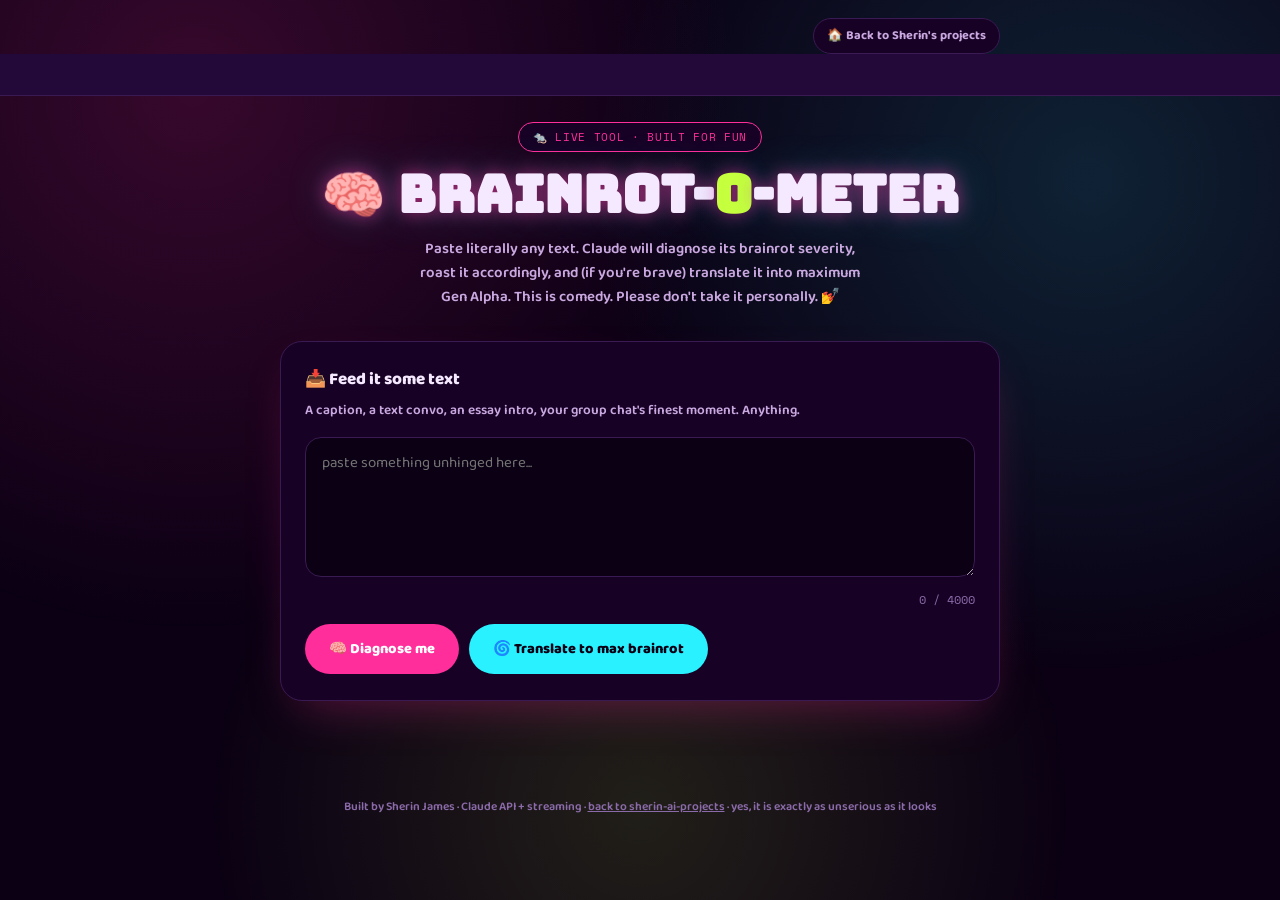
<file: brainrot-o-meter/index.html>
<!doctype html>
<html lang="en">
<head>
<meta charset="utf-8">
<meta name="viewport" content="width=device-width, initial-scale=1">
<title>Brainrot-O-Meter</title>
<meta name="description" content="Paste some text and get a completely unnecessary brainrot diagnosis: a score out of 100, a tier name, a roast, and a Gen Alpha translation. Built by Sherin James with the Claude API.">
<meta name="color-scheme" content="dark">
<link rel="preconnect" href="https://fonts.googleapis.com">
<link rel="preconnect" href="https://fonts.gstatic.com" crossorigin>
<link href="https://fonts.googleapis.com/css2?family=Bungee&family=Baloo+2:wght@500;600;700;800&family=Space+Mono:wght@400;700&display=swap" rel="stylesheet">
<link rel="stylesheet" href="style.css">
</head>
<body>

<header class="top">
  <span></span>
  <a class="home-link" href="../">🏠 Back to Sherin's projects</a>
</header>

<div class="marquee"><span>💀 SKIBIDI &nbsp;·&nbsp; NO CAP &nbsp;·&nbsp; RIZZ &nbsp;·&nbsp; GYATT &nbsp;·&nbsp; FANUM TAX &nbsp;·&nbsp; SIGMA &nbsp;·&nbsp; MEWING &nbsp;·&nbsp; OHIO &nbsp;·&nbsp; GOATED &nbsp;·&nbsp; BRAINROT LEVELS RISING &nbsp;·&nbsp; TOUCH GRASS ALERT &nbsp;·&nbsp; 💀 SKIBIDI &nbsp;·&nbsp; NO CAP &nbsp;·&nbsp; RIZZ &nbsp;·&nbsp; GYATT &nbsp;·&nbsp; FANUM TAX &nbsp;·&nbsp; SIGMA &nbsp;·&nbsp; MEWING &nbsp;·&nbsp; OHIO &nbsp;·&nbsp; GOATED &nbsp;</span></div>

<div class="wrap">
  <div class="hero">
    <span class="badge">🐀 live tool · built for fun</span>
    <h1 class="display">🧠 BRAINROT-<span class="hl">O</span>-METER</h1>
    <p>Paste literally any text. Claude will diagnose its brainrot severity, roast it accordingly, and (if you're brave) translate it into maximum Gen Alpha. This is comedy. Please don't take it personally. 💅</p>
  </div>

  <div class="card">
    <h2>📥 Feed it some text</h2>
    <p class="lede">A caption, a text convo, an essay intro, your group chat's finest moment. Anything.</p>
    <textarea id="textInput" maxlength="4000" placeholder="paste something unhinged here..."></textarea>
    <div class="count" id="charCount">0 / 4000</div>
    <div class="btn-row">
      <button class="btn btn-pink" id="diagnoseBtn">🧠 Diagnose me</button>
      <button class="btn btn-cyan" id="translateBtn">🌀 Translate to max brainrot</button>
    </div>
    <div class="loading" id="diagnoseLoading"><span class="spinner"></span> scanning ur brainrot levels...</div>
    <div class="error-banner" id="errorBanner"></div>

    <div class="result" id="resultBox">
      <div class="score-line">
        <div class="score-num" id="scoreNum">0<sub>/100</sub></div>
        <div class="tier" id="tierName"></div>
      </div>
      <div class="meter"><div class="marker" id="meterMarker" style="left:0%"></div></div>
      <div class="roast-box"><div class="box-label">the roast</div><div id="roastText"></div></div>
      <div class="tip-box"><div class="box-label">recovery tip</div><div id="tipText"></div></div>
    </div>

    <div id="translateWrap" style="display:none;">
      <div class="box-label" style="margin-top:18px;">max brainrot translation</div>
      <div class="translate-box" id="translateBox"></div>
      <div class="btn-row">
        <button class="btn btn-ghost btn-sm" id="copyTranslate">📋 Copy</button>
      </div>
    </div>
  </div>
</div>

<footer>Built by Sherin James · Claude API + streaming · <a href="../">back to sherin-ai-projects</a> · yes, it is exactly as unserious as it looks</footer>

<script src="script.js"></script>
</body>
</html>
</file>
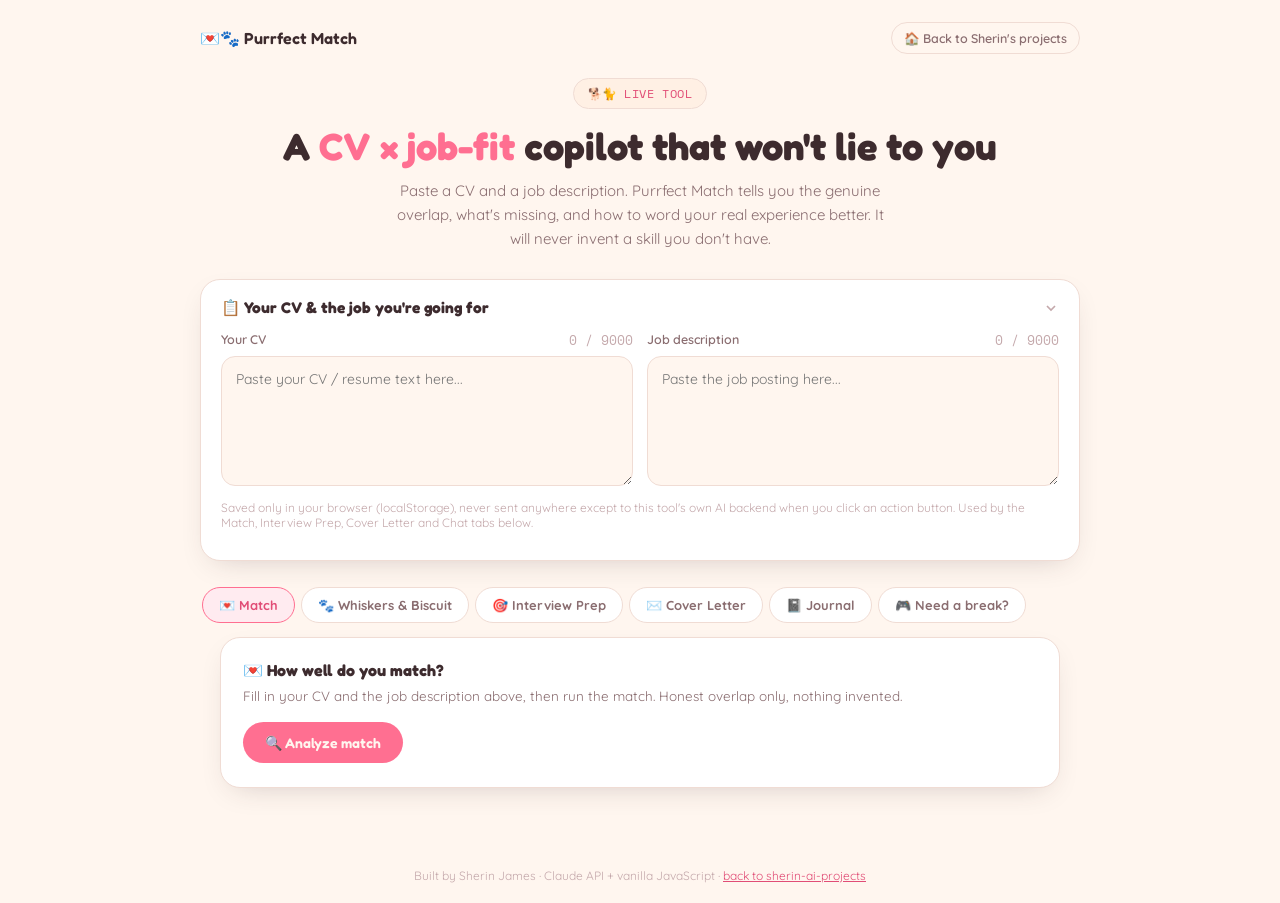
<file: purrfect-match/index.html>
<!doctype html>
<html lang="en">
<head>
<meta charset="utf-8">
<meta name="viewport" content="width=device-width, initial-scale=1">
<title>Purrfect Match · CV × Job Copilot</title>
<meta name="description" content="Purrfect Match: an honest CV-to-job-description matching copilot built by Sherin James, with an AI pep-talk companion, interview predictor, cover letter starter, job hunt journal, and two break-time games.">
<link rel="preconnect" href="https://fonts.googleapis.com">
<link rel="preconnect" href="https://fonts.gstatic.com" crossorigin>
<link href="https://fonts.googleapis.com/css2?family=Fredoka:wght@500;600;700&family=Quicksand:wght@500;600;700&family=Space+Mono:wght@400;700&display=swap" rel="stylesheet">
<link rel="stylesheet" href="style.css">
</head>
<body>

<header class="top">
  <span class="brand">💌🐾 Purrfect Match</span>
  <a class="home-link" href="../" >🏠 Back to Sherin's projects</a>
</header>

<div class="hero">
  <span class="eyebrow">🐕🐈 live tool</span>
  <h1>A <span>CV × job-fit</span> copilot that won't lie to you</h1>
  <p>Paste a CV and a job description. Purrfect Match tells you the genuine overlap, what's missing, and how to word your real experience better. It will never invent a skill you don't have.</p>
</div>

<div class="wrap">
  <div class="details-card" id="detailsCard">
    <div class="details-head" id="detailsToggle">
      <h2>📋 Your CV &amp; the job you're going for</h2>
      <svg class="details-chevron" width="16" height="16" viewBox="0 0 24 24" fill="none" stroke="currentColor" stroke-width="2.5"><path d="M6 9l6 6 6-6"/></svg>
    </div>
    <div class="details-body">
      <div class="field">
        <label>Your CV <span class="count" id="cvCount">0 / 9000</span></label>
        <textarea id="cvInput" placeholder="Paste your CV / resume text here..."></textarea>
      </div>
      <div class="field">
        <label>Job description <span class="count" id="jobCount">0 / 9000</span></label>
        <textarea id="jobInput" placeholder="Paste the job posting here..."></textarea>
      </div>
    </div>
    <p class="details-note">Saved only in your browser (localStorage), never sent anywhere except to this tool's own AI backend when you click an action button. Used by the Match, Interview Prep, Cover Letter and Chat tabs below.</p>
  </div>

  <nav class="tabs" id="tabNav">
    <button class="tab-btn active" data-tab="match">💌 Match</button>
    <button class="tab-btn" data-tab="chat">🐾 Whiskers &amp; Biscuit</button>
    <button class="tab-btn" data-tab="interview">🎯 Interview Prep</button>
    <button class="tab-btn" data-tab="cover">✉️ Cover Letter</button>
    <button class="tab-btn" data-tab="journal">📓 Journal</button>
    <button class="tab-btn" data-tab="games">🎮 Need a break?</button>
  </nav>

  <main>
    <!-- MATCH -->
    <section class="panel active" id="panel-match">
      <div class="card">
        <h3>💌 How well do you match?</h3>
        <p class="lede">Fill in your CV and the job description above, then run the match. Honest overlap only, nothing invented.</p>
        <button class="btn btn-primary" id="analyzeBtn">🔍 Analyze match</button>
        <div class="loading" id="analyzeLoading"><span class="spinner"></span> Comparing honestly...</div>
        <div class="error-banner" id="analyzeError"></div>
        <div id="analyzeResult"></div>
      </div>
    </section>

    <!-- CHAT -->
    <section class="panel" id="panel-chat">
      <div class="card">
        <h3>🐾 Whiskers &amp; Biscuit</h3>
        <p class="lede">Your AI companion for wording help, pep talks, and job-hunt questions. It can see your saved CV/job details above for context.</p>
        <div class="chat-window" id="chatWindow">
          <div class="msg bot">Hii, I'm Whiskers &amp; Biscuit 🐾 Ask me anything about your job hunt: wording a bullet point, calming pre-interview nerves, or just venting about application forms. What's up?</div>
        </div>
        <div class="error-banner" id="chatError"></div>
        <div class="chat-input-row">
          <input type="text" id="chatInput" placeholder="Type a message..." maxlength="2000">
          <button class="btn btn-primary" id="chatSend">Send</button>
        </div>
      </div>
    </section>

    <!-- INTERVIEW -->
    <section class="panel" id="panel-interview">
      <div class="card">
        <h3>🎯 Interview Predictor</h3>
        <p class="lede">Generates likely interview questions straight from the job description you saved above.</p>
        <button class="btn btn-primary" id="interviewBtn">🎯 Generate questions</button>
        <div class="loading" id="interviewLoading"><span class="spinner"></span> Reading between the lines of that job posting...</div>
        <div class="error-banner" id="interviewError"></div>
        <div id="interviewResult"></div>
      </div>
    </section>

    <!-- COVER LETTER -->
    <section class="panel" id="panel-cover">
      <div class="card">
        <h3>✉️ Cover Letter Starter</h3>
        <p class="lede">Drafts a starting point grounded only in the real experience in your CV, nothing made up and easy to personalise from there.</p>
        <button class="btn btn-primary" id="coverBtn">✉️ Draft cover letter</button>
        <div class="loading" id="coverLoading"><span class="spinner"></span> Drafting...</div>
        <div class="error-banner" id="coverError"></div>
        <div id="coverResult"></div>
      </div>
    </section>

    <!-- JOURNAL -->
    <section class="panel" id="panel-journal">
      <div class="card">
        <h3>📓 Job Hunt Journal</h3>
        <p class="lede">Private notes, kept only in this browser via localStorage. No AI, no server, no account needed.</p>
        <div class="journal-form">
          <input type="text" id="jCompany" placeholder="Company">
          <input type="text" id="jRole" placeholder="Role">
          <select id="jStatus">
            <option>Applied</option>
            <option>Interviewing</option>
            <option>Offer</option>
            <option>Rejected</option>
            <option>Ghosted</option>
          </select>
          <input type="date" id="jDate">
          <textarea id="jNotes" placeholder="Notes (optional): contact name, next step, how it felt..."></textarea>
        </div>
        <button class="btn btn-primary btn-sm" id="jAdd">+ Add entry</button>

        <div class="filter-row" id="jFilters">
          <button class="filter-pill active" data-status="all">All</button>
          <button class="filter-pill" data-status="Applied">Applied</button>
          <button class="filter-pill" data-status="Interviewing">Interviewing</button>
          <button class="filter-pill" data-status="Offer">Offer</button>
          <button class="filter-pill" data-status="Rejected">Rejected</button>
          <button class="filter-pill" data-status="Ghosted">Ghosted</button>
        </div>
        <div id="journalList"></div>
      </div>
    </section>

    <!-- GAMES -->
    <section class="panel" id="panel-games">
      <div class="card">
        <h3>🎮 Need a break?</h3>
        <p class="lede">Zero AI here. Just JavaScript, Canvas, and questionable amounts of procrastination.</p>
        <div class="game-tabs">
          <button class="tab-btn active" data-game="snake">🐍 Snake</button>
          <button class="tab-btn" data-game="flappy">🐦 Flappy Cat</button>
        </div>

        <div class="game-panel active" id="game-snake">
          <div class="game-hud"><span>Score: <b id="snakeScore">0</b></span><span id="snakeStatus">Press Start</span></div>
          <canvas id="snakeCanvas" width="360" height="360"></canvas>
          <div class="game-controls">
            <button class="btn btn-ghost btn-sm" id="snakeStart">▶ Start</button>
          </div>
        </div>

        <div class="game-panel" id="game-flappy">
          <div class="game-hud"><span>Score: <b id="flappyScore">0</b></span><span id="flappyStatus">Press Start</span></div>
          <canvas id="flappyCanvas" width="360" height="360"></canvas>
          <div class="game-controls">
            <button class="btn btn-ghost btn-sm" id="flappyStart">▶ Start / Flap</button>
          </div>
        </div>
      </div>
    </section>
  </main>
</div>

<footer>Built by Sherin James · Claude API + vanilla JavaScript · <a href="../">back to sherin-ai-projects</a></footer>

<script src="script.js"></script>
</body>
</html>
</file>
<file: brainrot-o-meter/style.css>
/* Deliberately single-theme: a chaotic "digital brainrot" look, on purpose,
   regardless of the viewer's light/dark preference, see artifact notes. */
:root{
  --bg:#0b0014; --surface:#170225; --surface-2:#22093a; --line:#3a1a52;
  --ink:#f5e9ff; --ink-soft:#c9a8e0; --ink-faint:#8a6aa8;
  --pink:#ff2e9b; --green:#c6ff3d; --cyan:#29f1ff; --yellow:#ffe45c;
  --shadow: 0 20px 50px -20px rgba(255,46,155,0.35);
}
*{box-sizing:border-box;}
html,body{background:var(--bg);}
body{margin:0; color:var(--ink); font-family:'Baloo 2',system-ui,sans-serif; overflow-x:hidden; position:relative; min-height:100vh;}
body::before{
  content:''; position:fixed; inset:0; z-index:0; pointer-events:none;
  background:
    radial-gradient(circle at 15% 10%, rgba(255,46,155,0.18), transparent 40%),
    radial-gradient(circle at 85% 20%, rgba(41,241,255,0.14), transparent 38%),
    radial-gradient(circle at 50% 90%, rgba(198,255,61,0.12), transparent 42%);
}
.display{font-family:'Bungee',system-ui,sans-serif;}
a{color:var(--cyan);}
.wrap{max-width:760px; margin:0 auto; padding:0 20px 70px; position:relative; z-index:1;}

.marquee{background:var(--surface-2); border-bottom:1px solid var(--line); overflow:hidden; white-space:nowrap; padding:8px 0; position:relative; z-index:1;}
.marquee span{display:inline-block; padding-left:100%; font-family:'Space Mono',monospace; font-size:12px; letter-spacing:.08em; color:var(--ink-faint); animation:scroll 22s linear infinite;}
@keyframes scroll{from{transform:translateX(0);} to{transform:translateX(-100%);}}

header.top{display:flex; align-items:center; justify-content:space-between; gap:12px; padding:18px 20px 0; max-width:760px; margin:0 auto; position:relative; z-index:1;}
.home-link{font-family:'Baloo 2',sans-serif; font-weight:700; font-size:12.5px; color:var(--ink-soft); text-decoration:none; display:flex; align-items:center; gap:5px; padding:7px 13px; border-radius:999px; border:1px solid var(--line); background:var(--surface);}
.home-link:hover{border-color:var(--cyan); color:var(--cyan);}

.hero{text-align:center; padding:26px 20px 10px;}
.hero .display{font-size:clamp(30px,7vw,52px); line-height:1.05; margin:0 0 14px; color:var(--ink); text-shadow: 0 0 18px rgba(255,46,155,0.55), 0 0 40px rgba(41,241,255,0.25);}
.hero .display .hl{color:var(--green);}
.hero p{color:var(--ink-soft); font-size:15px; line-height:1.6; max-width:52ch; margin:0 auto; font-weight:600;}
.badge{display:inline-flex; align-items:center; gap:6px; font-family:'Space Mono',monospace; font-size:11px; letter-spacing:.06em; text-transform:uppercase; background:var(--surface); border:1px solid var(--pink); color:var(--pink); padding:6px 14px; border-radius:999px; margin-bottom:16px;}

.card{background:var(--surface); border:1px solid var(--line); border-radius:22px; box-shadow:var(--shadow); padding:24px 24px 26px; margin-top:22px;}
.card h2{font-family:'Baloo 2',sans-serif; font-weight:800; font-size:17px; margin:0 0 6px; display:flex; align-items:center; gap:8px;}
.card p.lede{color:var(--ink-soft); font-size:13.5px; margin:0 0 16px; font-weight:600;}

textarea{width:100%; resize:vertical; min-height:140px; border-radius:16px; border:1px solid var(--line); background:var(--bg); color:var(--ink); padding:14px 16px; font-family:'Baloo 2',sans-serif; font-size:15px; line-height:1.55;}
textarea:focus{outline:2px solid var(--cyan); outline-offset:1px;}
.count{font-family:'Space Mono',monospace; font-size:11.5px; color:var(--ink-faint); text-align:right; margin-top:6px;}

.btn-row{display:flex; gap:10px; flex-wrap:wrap; margin-top:16px;}
.btn{display:inline-flex; align-items:center; gap:8px; font-family:'Baloo 2',sans-serif; font-weight:800; font-size:14.5px; border:none; border-radius:999px; padding:13px 24px; cursor:pointer; transition:transform .15s; color:#0b0014;}
.btn:active{transform:scale(.96);}
.btn:disabled{opacity:.5; cursor:progress;}
.btn-pink{background:var(--pink); color:#fff;}
.btn-green{background:var(--green);}
.btn-cyan{background:var(--cyan);}
.btn-ghost{background:transparent; color:var(--ink-soft); border:1px solid var(--line);}
.btn-ghost:hover{border-color:var(--cyan); color:var(--cyan);}
.btn-sm{padding:9px 16px; font-size:12.5px;}

.error-banner{background:rgba(255,46,155,0.12); border:1px solid var(--pink); color:#ffc2e3; border-radius:14px; padding:12px 16px; font-size:13.5px; margin-top:14px; display:none; font-weight:600;}
.error-banner.show{display:block;}
.loading{display:none; align-items:center; gap:10px; color:var(--ink-soft); font-size:13.5px; margin-top:14px; font-weight:700;}
.loading.show{display:flex;}
.spinner{width:16px; height:16px; border-radius:50%; border:2.5px solid var(--line); border-top-color:var(--pink); animation:spin .7s linear infinite;}
@keyframes spin{to{transform:rotate(360deg);}}

/* Result */
.result{margin-top:20px; display:none;}
.result.show{display:block; animation:pop .35s ease;}
@keyframes pop{from{opacity:0; transform:scale(.96);} to{opacity:1; transform:scale(1);}}
.score-line{display:flex; align-items:baseline; gap:14px; flex-wrap:wrap;}
.score-num{font-family:'Bungee',sans-serif; font-size:56px; color:var(--pink); text-shadow:0 0 20px rgba(255,46,155,0.5);}
.score-num sub{font-family:'Space Mono',monospace; font-size:16px; color:var(--ink-faint); font-weight:400;}
.tier{font-family:'Bungee',sans-serif; font-size:16px; color:var(--green); text-shadow:0 0 12px rgba(198,255,61,0.4);}
.meter{position:relative; height:16px; border-radius:999px; margin:16px 0 18px; background:linear-gradient(90deg, var(--cyan), var(--green) 35%, var(--yellow) 65%, var(--pink) 100%); overflow:visible;}
.meter .marker{position:absolute; top:-5px; width:6px; height:26px; background:#fff; border-radius:4px; box-shadow:0 0 10px rgba(255,255,255,0.8); transition:left .8s cubic-bezier(.2,.9,.3,1);}
.roast-box, .tip-box{border:1px dashed var(--line); border-radius:16px; padding:16px 18px; margin-top:14px; font-size:14.5px; line-height:1.6; font-weight:600;}
.roast-box{background:rgba(255,46,155,0.06);}
.tip-box{background:rgba(41,241,255,0.06);}
.box-label{font-family:'Space Mono',monospace; font-size:10.5px; text-transform:uppercase; letter-spacing:.06em; color:var(--ink-faint); margin-bottom:6px; font-weight:400;}

.translate-box{white-space:pre-wrap; font-size:15px; line-height:1.7; font-weight:600; border:1px solid var(--line); border-radius:16px; padding:18px 20px; margin-top:14px; min-height:60px; background:var(--bg);}
.cursor-blink{display:inline-block; width:8px; height:1em; background:var(--green); margin-left:2px; vertical-align:text-bottom; animation:blink 0.9s steps(1) infinite;}
@keyframes blink{50%{opacity:0;}}

footer{text-align:center; padding:26px 20px; color:var(--ink-faint); font-size:12px; font-weight:600; position:relative; z-index:1;}
footer a{color:var(--ink-faint); text-decoration:underline;}
</file>
<file: purrfect-match/style.css>
:root{
  --bg:#fff6ef; --surface:#ffffff; --surface-soft:#fff0e4;
  --ink:#3d2b2e; --ink-soft:#8a6d70; --ink-faint:#c4a8ab; --line:#f0dcd4;
  --accent:#ff6f91; --accent-deep:#e14d76;
  --accent-2:#3fb6cf; --accent-2-deep:#2a95ab;
  --accent-3:#ffbc42; --accent-3-deep:#d99a1f;
  --accent-4:#6fbf7a; --accent-4-deep:#4f9f5b;
  --accent-5:#9b8cf2; --accent-5-deep:#7c6ce0;
  --danger:#e2555a; --danger-deep:#c23e43;
  --shadow: 0 10px 30px -14px rgba(61,43,46,0.25);
}
@media (prefers-color-scheme: dark){
  :root:not([data-theme="light"]){
    --bg:#241923; --surface:#2f2130; --surface-soft:#392a3c;
    --ink:#fbecee; --ink-soft:#d9b7c0; --ink-faint:#8c6c76; --line:#4a3650;
    --accent:#ff8aa8; --accent-deep:#ffa9bf; --accent-2:#5fd3e8; --accent-2-deep:#86e0f0;
    --accent-3:#ffcf6b; --accent-3-deep:#ffdb8c; --accent-4:#8fd89a; --accent-4-deep:#a9e6b2;
    --accent-5:#b3a4f7; --accent-5-deep:#c7bcf9; --danger:#ff8f8f; --danger-deep:#ffabab;
    --shadow: 0 10px 30px -14px rgba(0,0,0,0.5);
  }
}
:root[data-theme="dark"]{
  --bg:#241923; --surface:#2f2130; --surface-soft:#392a3c;
  --ink:#fbecee; --ink-soft:#d9b7c0; --ink-faint:#8c6c76; --line:#4a3650;
  --accent:#ff8aa8; --accent-deep:#ffa9bf; --accent-2:#5fd3e8; --accent-2-deep:#86e0f0;
  --accent-3:#ffcf6b; --accent-3-deep:#ffdb8c; --accent-4:#8fd89a; --accent-4-deep:#a9e6b2;
  --accent-5:#b3a4f7; --accent-5-deep:#c7bcf9; --danger:#ff8f8f; --danger-deep:#ffabab;
  --shadow: 0 10px 30px -14px rgba(0,0,0,0.5);
}
*{box-sizing:border-box;}
body{margin:0; background:var(--bg); color:var(--ink); font-family:'Quicksand',system-ui,sans-serif; overflow-x:hidden;}
h1,h2,h3,.display{font-family:'Fredoka',system-ui,sans-serif;}
button{font-family:inherit;}
a{color:var(--accent-deep);}
.wrap{max-width:920px; margin:0 auto; padding:0 20px;}

header.top{padding:22px 20px 10px; display:flex; align-items:center; justify-content:space-between; gap:12px; max-width:920px; margin:0 auto;}
.brand{display:flex; align-items:center; gap:8px; font-family:'Fredoka',sans-serif; font-weight:600; font-size:16px; text-decoration:none; color:var(--ink);}
.home-link{font-family:'Quicksand',sans-serif; font-weight:600; font-size:12.5px; color:var(--ink-soft); text-decoration:none; display:flex; align-items:center; gap:5px; padding:7px 12px; border-radius:999px; border:1px solid var(--line);}
.home-link:hover{border-color:var(--accent-2); color:var(--accent-2-deep);}

.hero{max-width:920px; margin:0 auto; padding:14px 20px 6px; text-align:center;}
.eyebrow{display:inline-flex; align-items:center; gap:6px; font-family:'Space Mono',monospace; font-size:11.5px; letter-spacing:.05em; text-transform:uppercase; background:var(--surface-soft); border:1px solid var(--line); color:var(--accent-deep); padding:6px 14px; border-radius:999px; margin-bottom:14px;}
.hero h1{font-size:clamp(26px,5vw,38px); margin:0 0 10px;}
.hero h1 span{color:var(--accent);}
.hero p{color:var(--ink-soft); font-size:15px; line-height:1.6; max-width:56ch; margin:0 auto;}

.details-card{background:var(--surface); border:1px solid var(--line); border-radius:20px; box-shadow:var(--shadow); padding:18px 20px; margin:22px 0;}
.details-head{display:flex; align-items:center; justify-content:space-between; gap:10px; cursor:pointer;}
.details-head h2{font-size:15.5px; margin:0; display:flex; align-items:center; gap:8px;}
.details-chevron{transition:transform .2s; color:var(--ink-faint);}
.details-card.collapsed .details-chevron{transform:rotate(-90deg);}
.details-body{margin-top:14px; display:grid; grid-template-columns:1fr 1fr; gap:14px;}
.details-card.collapsed .details-body{display:none;}
@media (max-width:640px){ .details-body{grid-template-columns:1fr;} }
.field label{display:flex; justify-content:space-between; font-size:12.5px; font-weight:600; color:var(--ink-soft); margin-bottom:6px;}
.field .count{font-family:'Space Mono',monospace; font-weight:400; color:var(--ink-faint);}
textarea{width:100%; resize:vertical; min-height:130px; border-radius:14px; border:1px solid var(--line); background:var(--bg); color:var(--ink); padding:12px 14px; font-family:'Quicksand',sans-serif; font-size:14px; line-height:1.55;}
textarea:focus{outline:2px solid var(--accent-2); outline-offset:1px;}
.details-note{font-size:12px; color:var(--ink-faint); margin-top:10px;}

nav.tabs{display:flex; gap:6px; overflow-x:auto; padding:4px 2px 14px; scrollbar-width:none; max-width:920px; margin:0 auto;}
nav.tabs::-webkit-scrollbar{display:none;}
.tab-btn{flex:0 0 auto; display:flex; align-items:center; gap:6px; font-family:'Quicksand',sans-serif; font-weight:700; font-size:13px; background:var(--surface); border:1px solid var(--line); color:var(--ink-soft); padding:9px 16px; border-radius:999px; cursor:pointer; white-space:nowrap;}
.tab-btn:hover{border-color:var(--accent-2); color:var(--accent-2-deep);}
.tab-btn.active{border-color:var(--accent); color:var(--accent-deep); background:color-mix(in srgb, var(--accent) 14%, var(--surface));}

main{max-width:920px; margin:0 auto; padding:0 20px 60px;}
.panel{display:none;}
.panel.active{display:block; animation:fadeIn .25s ease;}
@keyframes fadeIn{from{opacity:0; transform:translateY(4px);} to{opacity:1; transform:translateY(0);}}

.card{background:var(--surface); border:1px solid var(--line); border-radius:20px; box-shadow:var(--shadow); padding:22px 22px 24px;}
.card + .card{margin-top:16px;}
.card h3{font-size:16px; margin:0 0 6px; display:flex; align-items:center; gap:8px;}
.card p.lede{color:var(--ink-soft); font-size:13.5px; margin:0 0 16px; line-height:1.5;}

.btn{display:inline-flex; align-items:center; gap:8px; font-family:'Fredoka',sans-serif; font-weight:600; font-size:14px; border:none; border-radius:999px; padding:12px 22px; cursor:pointer; transition:transform .15s;}
.btn:active{transform:scale(.97);}
.btn:disabled{opacity:.55; cursor:progress;}
.btn-primary{background:var(--accent); color:#fff6ef;}
.btn-primary:hover:not(:disabled){background:var(--accent-deep);}
.btn-ghost{background:var(--surface-soft); color:var(--ink); border:1px solid var(--line);}
.btn-ghost:hover{border-color:var(--accent-2); color:var(--accent-2-deep);}
.btn-sm{padding:8px 14px; font-size:12.5px;}

.error-banner{background:color-mix(in srgb, var(--danger) 14%, var(--surface)); border:1px solid var(--danger); color:var(--danger-deep); border-radius:14px; padding:12px 16px; font-size:13.5px; margin-top:14px; display:none;}
.error-banner.show{display:block;}

.loading{display:none; align-items:center; gap:10px; color:var(--ink-soft); font-size:13.5px; margin-top:14px;}
.loading.show{display:flex;}
.spinner{width:16px; height:16px; border-radius:50%; border:2.5px solid var(--line); border-top-color:var(--accent); animation:spin .7s linear infinite;}
@keyframes spin{to{transform:rotate(360deg);}}

/* Match results */
.score-row{display:flex; align-items:center; gap:20px; flex-wrap:wrap; margin:18px 0;}
.score-ring{position:relative; width:96px; height:96px; flex:0 0 auto;}
.score-ring svg{transform:rotate(-90deg);}
.score-ring .track{fill:none; stroke:var(--line); stroke-width:9;}
.score-ring .fill{fill:none; stroke:var(--accent); stroke-width:9; stroke-linecap:round; transition:stroke-dasharray .8s ease;}
.score-ring .num{position:absolute; inset:0; display:flex; align-items:center; justify-content:center; font-family:'Space Mono',monospace; font-weight:700; font-size:22px;}
.score-summary{flex:1; min-width:200px; font-size:14px; line-height:1.6; color:var(--ink-soft);}
.pill-group h4{font-size:12.5px; text-transform:uppercase; letter-spacing:.04em; color:var(--ink-faint); margin:18px 0 8px; font-family:'Space Mono',monospace; font-weight:400;}
.pill-list{display:flex; flex-wrap:wrap; gap:8px;}
.pill{font-size:12.5px; font-weight:600; padding:6px 12px; border-radius:999px;}
.pill.good{background:color-mix(in srgb, var(--accent-4) 20%, var(--surface)); color:var(--accent-4-deep); border:1px solid color-mix(in srgb, var(--accent-4) 40%, var(--surface));}
.pill.gap{background:color-mix(in srgb, var(--accent-3) 22%, var(--surface)); color:var(--accent-3-deep); border:1px solid color-mix(in srgb, var(--accent-3) 45%, var(--surface));}
.suggestion{border:1px solid var(--line); border-radius:14px; padding:14px 16px; margin-top:10px; background:var(--surface-soft);}
.suggestion .lbl{font-family:'Space Mono',monospace; font-size:10.5px; text-transform:uppercase; letter-spacing:.05em; color:var(--ink-faint); margin-bottom:4px;}
.suggestion .orig{color:var(--ink-soft); font-size:13px; text-decoration:line-through; opacity:.75; margin-bottom:8px;}
.suggestion .rewrite{font-size:13.5px; font-weight:600;}

/* Chat */
.chat-window{height:360px; overflow-y:auto; border:1px solid var(--line); border-radius:16px; background:var(--surface-soft); padding:14px; display:flex; flex-direction:column; gap:10px;}
.msg{max-width:78%; padding:10px 14px; border-radius:16px; font-size:13.5px; line-height:1.5; white-space:pre-wrap;}
.msg.user{align-self:flex-end; background:var(--accent); color:#fff6ef; border-bottom-right-radius:4px;}
.msg.bot{align-self:flex-start; background:var(--surface); border:1px solid var(--line); border-bottom-left-radius:4px;}
.chat-input-row{display:flex; gap:8px; margin-top:12px;}
.chat-input-row input{flex:1; border-radius:999px; border:1px solid var(--line); background:var(--surface); color:var(--ink); padding:11px 16px; font-family:inherit; font-size:14px;}
.chat-input-row input:focus{outline:2px solid var(--accent-2);}

/* Interview questions */
.q-item{border:1px solid var(--line); border-radius:14px; padding:14px 16px; margin-top:10px; background:var(--surface-soft);}
.q-cat{display:inline-block; font-family:'Space Mono',monospace; font-size:10.5px; text-transform:uppercase; letter-spacing:.04em; padding:3px 9px; border-radius:999px; margin-bottom:8px; background:color-mix(in srgb, var(--accent-5) 22%, var(--surface)); color:var(--accent-5-deep);}
.q-text{font-size:14px; font-weight:600;}

/* Cover letter */
.letter-box{white-space:pre-wrap; font-size:14px; line-height:1.7; background:var(--surface-soft); border:1px solid var(--line); border-radius:14px; padding:18px 20px;}

/* Journal */
.journal-form{display:grid; grid-template-columns:1.3fr 1.3fr 1fr 1fr; gap:10px; margin-bottom:6px;}
@media (max-width:700px){ .journal-form{grid-template-columns:1fr 1fr;} }
.journal-form input, .journal-form select{width:100%; border-radius:12px; border:1px solid var(--line); background:var(--bg); color:var(--ink); padding:10px 12px; font-family:inherit; font-size:13.5px;}
.journal-form textarea{grid-column:1/-1; min-height:60px;}
.filter-row{display:flex; gap:8px; flex-wrap:wrap; margin:16px 0 4px;}
.filter-pill{font-size:12px; font-weight:700; padding:6px 13px; border-radius:999px; border:1px solid var(--line); background:var(--surface); color:var(--ink-soft); cursor:pointer;}
.filter-pill.active{border-color:var(--accent-2); color:var(--accent-2-deep); background:color-mix(in srgb, var(--accent-2) 14%, var(--surface));}
.entry{border:1px solid var(--line); border-radius:14px; padding:14px 16px; margin-top:10px; background:var(--surface-soft); display:flex; justify-content:space-between; gap:12px; align-items:flex-start;}
.entry-main .role{font-weight:700; font-size:14.5px;}
.entry-main .co{color:var(--ink-soft); font-size:13px;}
.entry-main .notes{font-size:12.5px; color:var(--ink-soft); margin-top:6px;}
.status-badge{font-family:'Space Mono',monospace; font-size:10.5px; text-transform:uppercase; padding:4px 10px; border-radius:999px; white-space:nowrap;}
.status-Applied{background:color-mix(in srgb, var(--accent-2) 20%, var(--surface)); color:var(--accent-2-deep);}
.status-Interviewing{background:color-mix(in srgb, var(--accent-3) 22%, var(--surface)); color:var(--accent-3-deep);}
.status-Offer{background:color-mix(in srgb, var(--accent-4) 22%, var(--surface)); color:var(--accent-4-deep);}
.status-Rejected, .status-Ghosted{background:color-mix(in srgb, var(--danger) 16%, var(--surface)); color:var(--danger-deep);}
.entry-meta{display:flex; flex-direction:column; align-items:flex-end; gap:8px;}
.entry-date{font-size:11px; color:var(--ink-faint); font-family:'Space Mono',monospace;}
.del-btn{background:none; border:none; color:var(--ink-faint); cursor:pointer; font-size:16px; line-height:1;}
.del-btn:hover{color:var(--danger-deep);}
.empty-note{color:var(--ink-faint); font-size:13.5px; text-align:center; padding:20px 0;}

/* Games */
.game-tabs{display:flex; gap:8px; margin-bottom:14px;}
.game-panel{display:none;}
.game-panel.active{display:block;}
canvas{background:var(--surface-soft); border:1px solid var(--line); border-radius:16px; display:block; margin:0 auto; max-width:100%; touch-action:none;}
.game-hud{display:flex; justify-content:space-between; align-items:center; margin-bottom:10px; font-family:'Space Mono',monospace; font-size:13px; color:var(--ink-soft);}
.game-controls{display:flex; justify-content:center; gap:10px; margin-top:14px;}

footer{text-align:center; padding:20px; color:var(--ink-faint); font-size:12px;}
</file>
